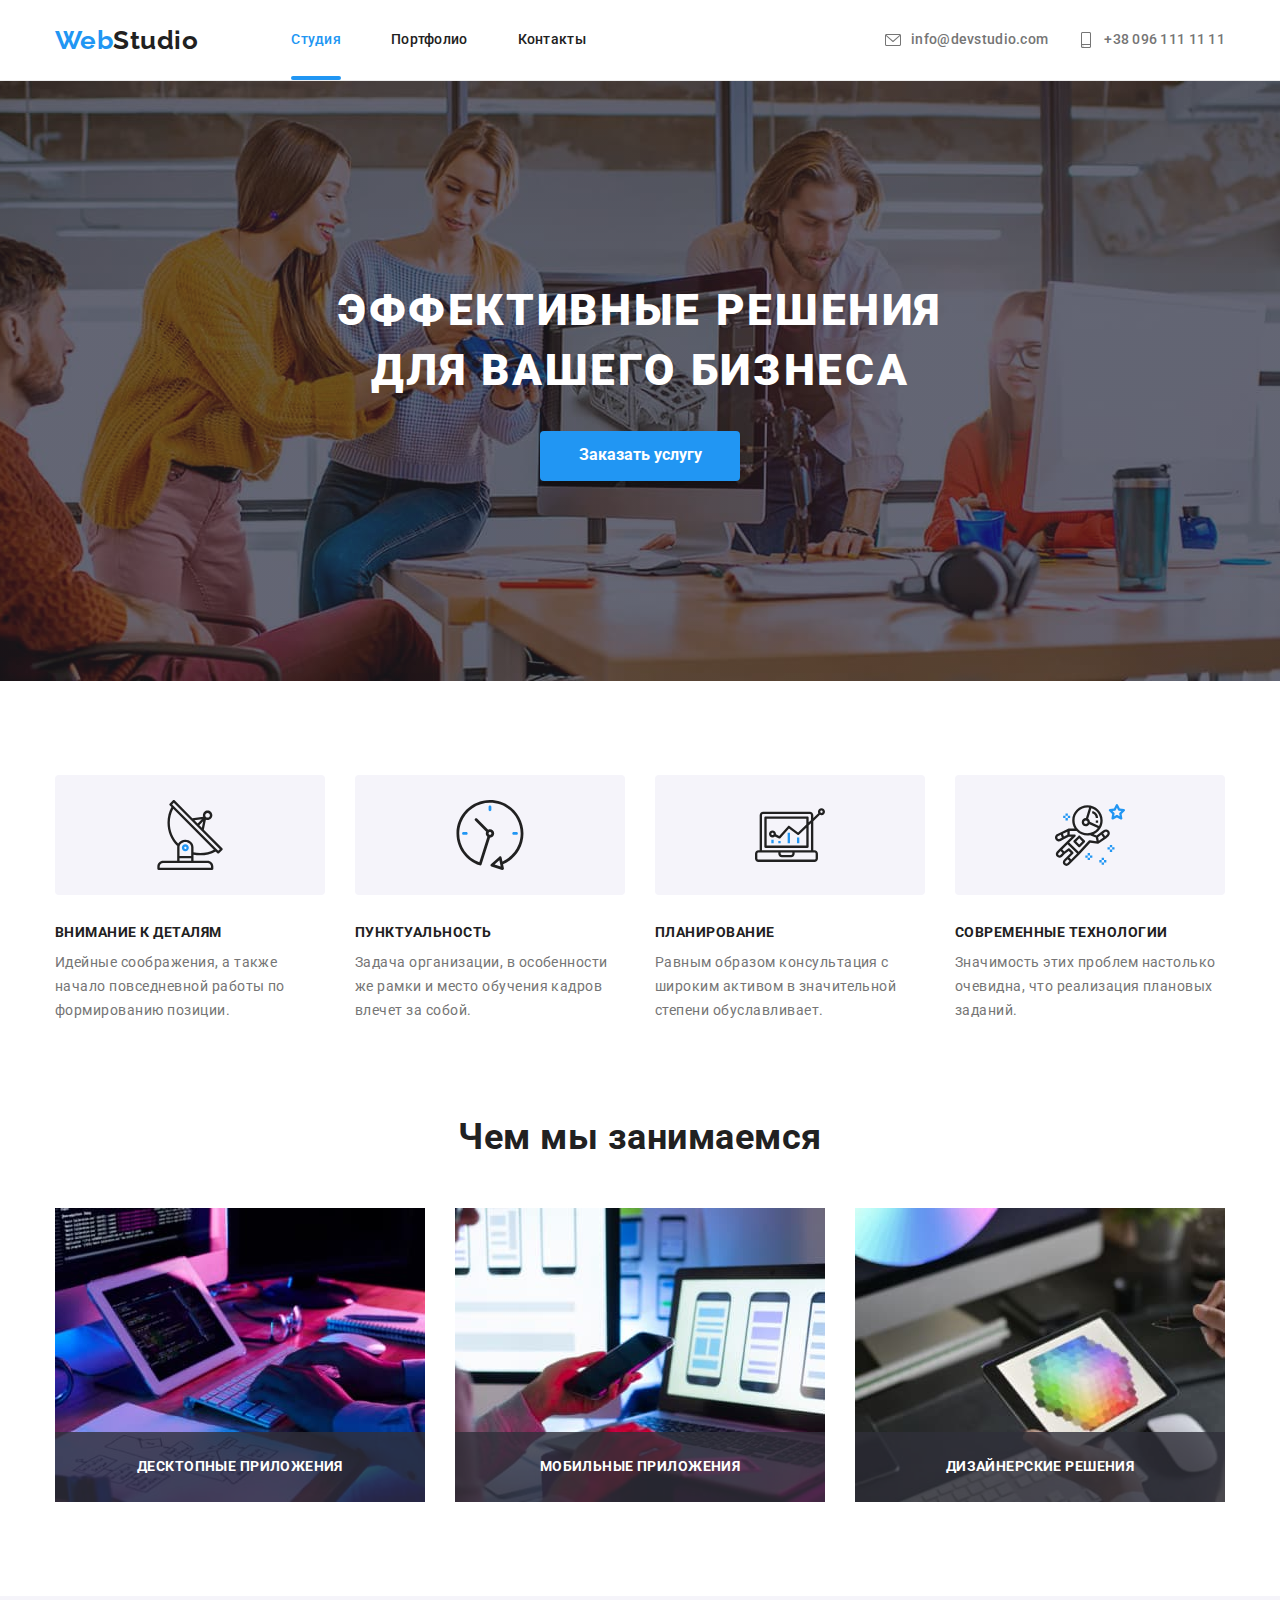
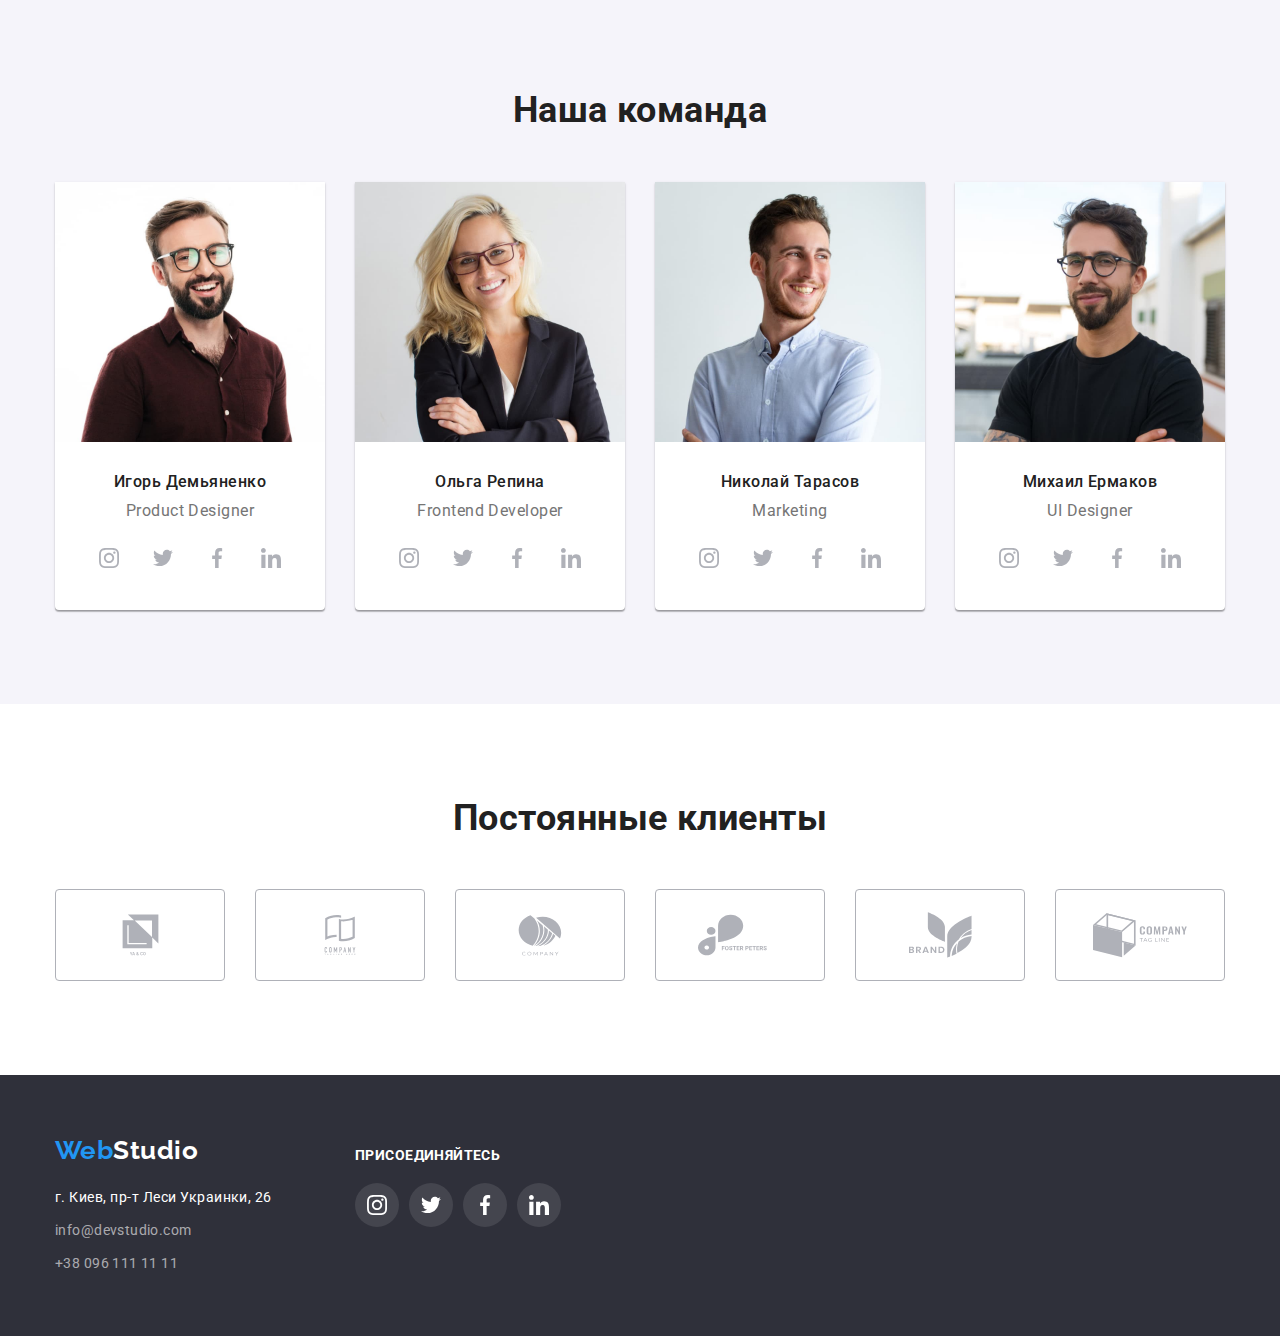
<file: index.html>
<!DOCTYPE html>
<html lang="ru">
  <head>
    <meta charset="UTF-8" />
    <meta http-equiv="X-UA-Compatible" content="IE=edge" />
    <meta name="viewport" content="width=device-width, initial-scale=1.0" />
    <title>Студия</title>
    <link
      href="https://fonts.googleapis.com/css2?family=Raleway:wght@700&family=Roboto:wght@400;500;700;900&display=swap"
      rel="stylesheet"
    />
    <link
      rel="stylesheet"
      href="https://cdnjs.cloudflare.com/ajax/libs/modern-normalize/1.0.0/modern-normalize.min.css"
    />
    <link rel="stylesheet" href="css/styles.css" />  
    
  </head>

  <body>
    <!-- Header -->
    <header class="page-header">
      <div class="container header">
        <a href="./index.html" class="logo-font"
          >Web<span class="logo-header-color">Studio</span></a
        >

        <nav>
          <ul class="navigation">
            <li><a href="./index.html" class="font-nav current">Студия</a></li>
            <li><a href="./portfolio.html" class="font-nav">Портфолио</a></li>
            <li><a href="./contacts.html" class="font-nav">Контакты</a></li>
          </ul>
        </nav>

        <ul class="contacts">
          <li>
            <a href="mailto:info@devstudio.com" class="font-contacts mail">
              <svg class="icon">
                <use href="./images/icons.svg#icon-cont-mail"></use>
              </svg>
              info@devstudio.com</a
            >
          </li>
          <li>
            <a href="tel:+380961111111" class="font-contacts phone">
              <svg class="icon">
                <use href="./images/icons.svg#icon-cont-phone"></use>
              </svg>
              +38 096 111 11 11</a
            >
          </li>
        </ul>
      </div>
    </header>

    <main>
      <!-- Hero -->
      <section class="hero">
        <h1 class="font-hero">
          ЭФФЕКТИВНЫЕ РЕШЕНИЯ<br />
          ДЛЯ ВАШЕГО БИЗНЕСА
        </h1>
        <button type="button" class="button button-order" data-modal-open>
          Заказать услугу
        </button>
      </section>

      <!-- Преимущества -->
      <section class="section">
        <div class="container">
          <h2 class="hidden-item">Наши преимущества</h2>
          <ul class="benefits">
            <li>
              <div class="item-thumb">
                <svg class="item">
                  <use href="./images/icons.svg#icon-feature1"></use>
                </svg>
              </div>
              <h3 class="font-fact-name">ВНИМАНИЕ К ДЕТАЛЯМ</h3>
              <p class="font-fact-descr">
                Идейные соображения, а также начало повседневной работы по
                формированию позиции.
              </p>
            </li>
            <li>
              <div class="item-thumb">
                <svg class="item">
                  <use href="./images/icons.svg#icon-feature2"></use>
                </svg>
              </div>
              <h3 class="font-fact-name">ПУНКТУАЛЬНОСТЬ</h3>
              <p class="font-fact-descr">
                Задача организации, в особенности же рамки и место обучения
                кадров влечет за собой.
              </p>
            </li>
            <li>
              <div class="item-thumb">
                <svg class="item">
                  <use href="./images/icons.svg#icon-feature3"></use>
                </svg>
              </div>
              <h3 class="font-fact-name">ПЛАНИРОВАНИЕ</h3>
              <p class="font-fact-descr">
                Равным образом консультация с широким активом в значительной
                степени обуславливает.
              </p>
            </li>
            <li>
              <div class="item-thumb">
                <svg class="item">
                  <use href="./images/icons.svg#icon-feature4"></use>
                </svg>
              </div>
              <h3 class="font-fact-name">СОВРЕМЕННЫЕ ТЕХНОЛОГИИ</h3>
              <p class="font-fact-descr">
                Значимость этих проблем настолько очевидна, что реализация
                плановых заданий.
              </p>
            </li>
          </ul>
        </div>
      </section>

      <!-- Чем мы занимаемся -->
      <section class="section what-we-do">
        <div class="container">
          <h2 class="section-title">Чем мы занимаемся</h2>
          <div class="whatwedo-images">
            <div class="whatwedo-thumb">
              <img src="./images/what1.jpg" alt="Чем мы занимаемся" width="370" />
              <p class="whatwedo-label">Десктопные приложения</p>
            </div>
            <div class="whatwedo-thumb">
              <img src="./images/what2.jpg" alt="Чем мы занимаемся" width="370" />
              <p class="whatwedo-label">Мобильные приложения</p>
            </div>
            <div class="whatwedo-thumb">
              <img src="./images/what3.jpg" alt="Чем мы занимаемся" width="370" />
              <p class="whatwedo-label">Дизайнерские решения</p>
            </div>
          </div>
        </div>
      </section>

      <!-- Наша команда -->
      <section class="section command">
        <div class="container">
          <h2 class="section-title">Наша команда</h2>
          <ul class="people">
            <li class="person">
              <img src="./images/com_demyanenko.jpg" alt="Игорь Демьяненко" width="270"/>
              <div class="person-descr">
                <h4 class="font-name">Игорь Демьяненко</h4>
                <p class="font-job">Product Designer</p>
                <ul class="joinus-social">
                  <li>
                    <a href="" class="social-link">
                      <svg class="icon" width="20" height="20">
                        <use href="./images/icons.svg#icon-instagram"></use>
                      </svg>
                    </a>
                  </li>
                  <li>
                    <a href="" class="social-link">
                      <svg class="icon" width="20" height="20">
                        <use href="./images/icons.svg#icon-twitter"></use>
                      </svg>
                    </a>
                  </li>
                  <li>
                    <a href="" class="social-link">
                      <svg class="icon" width="20" height="20">
                        <use href="./images/icons.svg#icon-facebook"></use>
                      </svg>
                    </a>
                  </li>
                  <li>
                    <a href="" class="social-link">
                      <svg class="icon" width="20" height="20">
                        <use href="./images/icons.svg#icon-linkedin"></use>
                      </svg>
                    </a>
                  </li>
                </ul>
              </div>
            </li>
            <li class="person">
              <img src="./images/com_repina.jpg" alt="Ольга Репина" width="270"/>
              <div class="person-descr">
                <h4 class="font-name">Ольга Репина</h4>
                <p class="font-job">Frontend Developer</p>
                <ul class="joinus-social">
                  <li>
                    <a href="" class="social-link">
                      <svg class="icon" width="20" height="20">
                        <use href="./images/icons.svg#icon-instagram"></use>
                      </svg>
                    </a>
                  </li>
                  <li>
                    <a href="" class="social-link">
                      <svg class="icon" width="20" height="20">
                        <use href="./images/icons.svg#icon-twitter"></use>
                      </svg>
                    </a>
                  </li>
                  <li>
                    <a href="" class="social-link">
                      <svg class="icon" width="20" height="20">
                        <use href="./images/icons.svg#icon-facebook"></use>
                      </svg>
                    </a>
                  </li>
                  <li>
                    <a href="" class="social-link">
                      <svg class="icon" width="20" height="20">
                        <use href="./images/icons.svg#icon-linkedin"></use>
                      </svg>
                    </a>
                  </li>
                </ul>
              </div>
            </li>
            <li class="person">
              <img src="./images/com_tarasov.jpg" alt="Николай Тарасов" width="270"/>
              <div class="person-descr">
                <h4 class="font-name">Николай Тарасов</h4>
                <p class="font-job">Marketing</p>
                <ul class="joinus-social">
                  <li>
                    <a href="" class="social-link">
                      <svg class="icon" width="20" height="20">
                        <use href="./images/icons.svg#icon-instagram"></use>
                      </svg>
                    </a>
                  </li>
                  <li>
                    <a href="" class="social-link">
                      <svg class="icon" width="20" height="20">
                        <use href="./images/icons.svg#icon-twitter"></use>
                      </svg>
                    </a>
                  </li>
                  <li>
                    <a href="" class="social-link">
                      <svg class="icon" width="20" height="20">
                        <use href="./images/icons.svg#icon-facebook"></use>
                      </svg>
                    </a>
                  </li>
                  <li>
                    <a href="" class="social-link">
                      <svg class="icon" width="20" height="20">
                        <use href="./images/icons.svg#icon-linkedin"></use>
                      </svg>
                    </a>
                  </li>
                </ul>
              </div>
            </li>
            <li class="person">
              <img src="./images/com_ermakov.jpg" alt="Михаил Ермаков" width="270"/>
              <div class="person-descr">
                <h4 class="font-name">Михаил Ермаков</h4>
                <p class="font-job">UI Designer</p>
                <ul class="joinus-social">
                  <li>
                    <a href="" class="social-link">
                      <svg class="icon" width="20" height="20">
                        <use href="./images/icons.svg#icon-instagram"></use>
                      </svg>
                    </a>
                  </li>
                  <li>
                    <a href="" class="social-link">
                      <svg class="icon" width="20" height="20">
                        <use href="./images/icons.svg#icon-twitter"></use>
                      </svg>
                    </a>
                  </li>
                  <li>
                    <a href="" class="social-link">
                      <svg class="icon" width="20" height="20">
                        <use href="./images/icons.svg#icon-facebook"></use>
                      </svg>
                    </a>
                  </li>
                  <li>
                    <a href="" class="social-link">
                      <svg class="icon" width="20" height="20">
                        <use href="./images/icons.svg#icon-linkedin"></use>
                      </svg>
                    </a>
                  </li>
                </ul>
              </div>
            </li>
          </ul>
        </div>
      </section>

      <!-- Постоянные клиенты -->
      <section class="section portfolio">
        <div class="container">
          <h2 class="section-title">Постоянные клиенты</h2>
          <ul class="clients-list">
            <li>
              <a href="" class="client">
                <svg class="icon" width="41">
                  <use href="./images/icons.svg#icon-client1"></use>
                </svg>
              </a>
            </li>
            <li>
              <a href="" class="client">
                <svg class="icon" width="40">
                  <use href="./images/icons.svg#icon-client2"></use>
                </svg>
              </a>
            </li>
            <li>
              <a href="" class="client">
                <svg class="icon" width="44">
                  <use href="./images/icons.svg#icon-client3"></use>
                </svg>
              </a>
            </li>
            <li>
              <a href="" class="client">
                <svg class="icon" width="85">
                  <use href="./images/icons.svg#icon-client4"></use>
                </svg>
              </a>
            </li>
            <li>
              <a href="" class="client">
                <svg class="icon" width="63">
                  <use href="./images/icons.svg#icon-client5"></use>
                </svg>
              </a>
            </li>
            <li>
              <a href="" class="client">
                <svg class="icon" width="94">
                  <use href="./images/icons.svg#icon-client6"></use>
                </svg>
              </a>
            </li>
          </ul>
        </div>
      </section>
    </main>

    <!-- Модальное окно - Заказать услугу -->
    <div class="backdrop is-hidden" data-modal>
      <div class="modal-order ">
        <button type="button" class="button-close" data-modal-close>
          <svg class="icon">
            <use href="./images/icons.svg#icon-modal-close"></use>
          </svg>  
        </button>
                
      </div>
    </div>

    <footer class="footer">
      <div class="container">
        <div class="footer-add">
          <a href="./index.html" class="logo-font"
            >Web<span class="logo-footer-color">Studio</span></a>
          <address class="address">
            <p>г. Киев, пр-т Леси Украинки, 26</p>

            <ul>
              <li>
                <a href="mailto:info@devstudio.com" class="footer-contacts"
                  >info@devstudio.com</a>
              </li>
              <li>
                <a href="tel:+380961111111" class="footer-contacts"
                  >+38 096 111 11 11</a>
              </li>
            </ul>
          </address>
        </div>

        <div class="footer-joinus">
          <p class="joinus">ПРИСОЕДИНЯЙТЕСЬ</p>
          <ul class="joinus-social">
            <li>
              <a href="" class="social-link" aria-label="Instagram">
                <svg class="icon" width="20" height="20">
                  <use href="./images/icons.svg#icon-instagram"></use>
                </svg>
              </a>
            </li>
            <li>
              <a href="" class="social-link" aria-label="Twitter">
                <svg class="icon" width="20" height="20">
                  <use href="./images/icons.svg#icon-twitter"></use>
                </svg>
              </a>
            </li>
            <li>
              <a href="" class="social-link" aria-label="Facebook">
                <svg class="icon" width="20" height="20">
                  <use href="./images/icons.svg#icon-facebook"></use>
                </svg>
              </a>
            </li>
            <li>
              <a href="" class="social-link">
                <svg class="icon" width="20" height="20" aria-label="LinkedIn">
                  <use href="./images/icons.svg#icon-linkedin"></use>
                </svg>
              </a>
            </li>
          </ul>
        </div>
      </div>
    </footer>

    <script src="./js/modal.js"></script>
  </body>
</html>
</file>
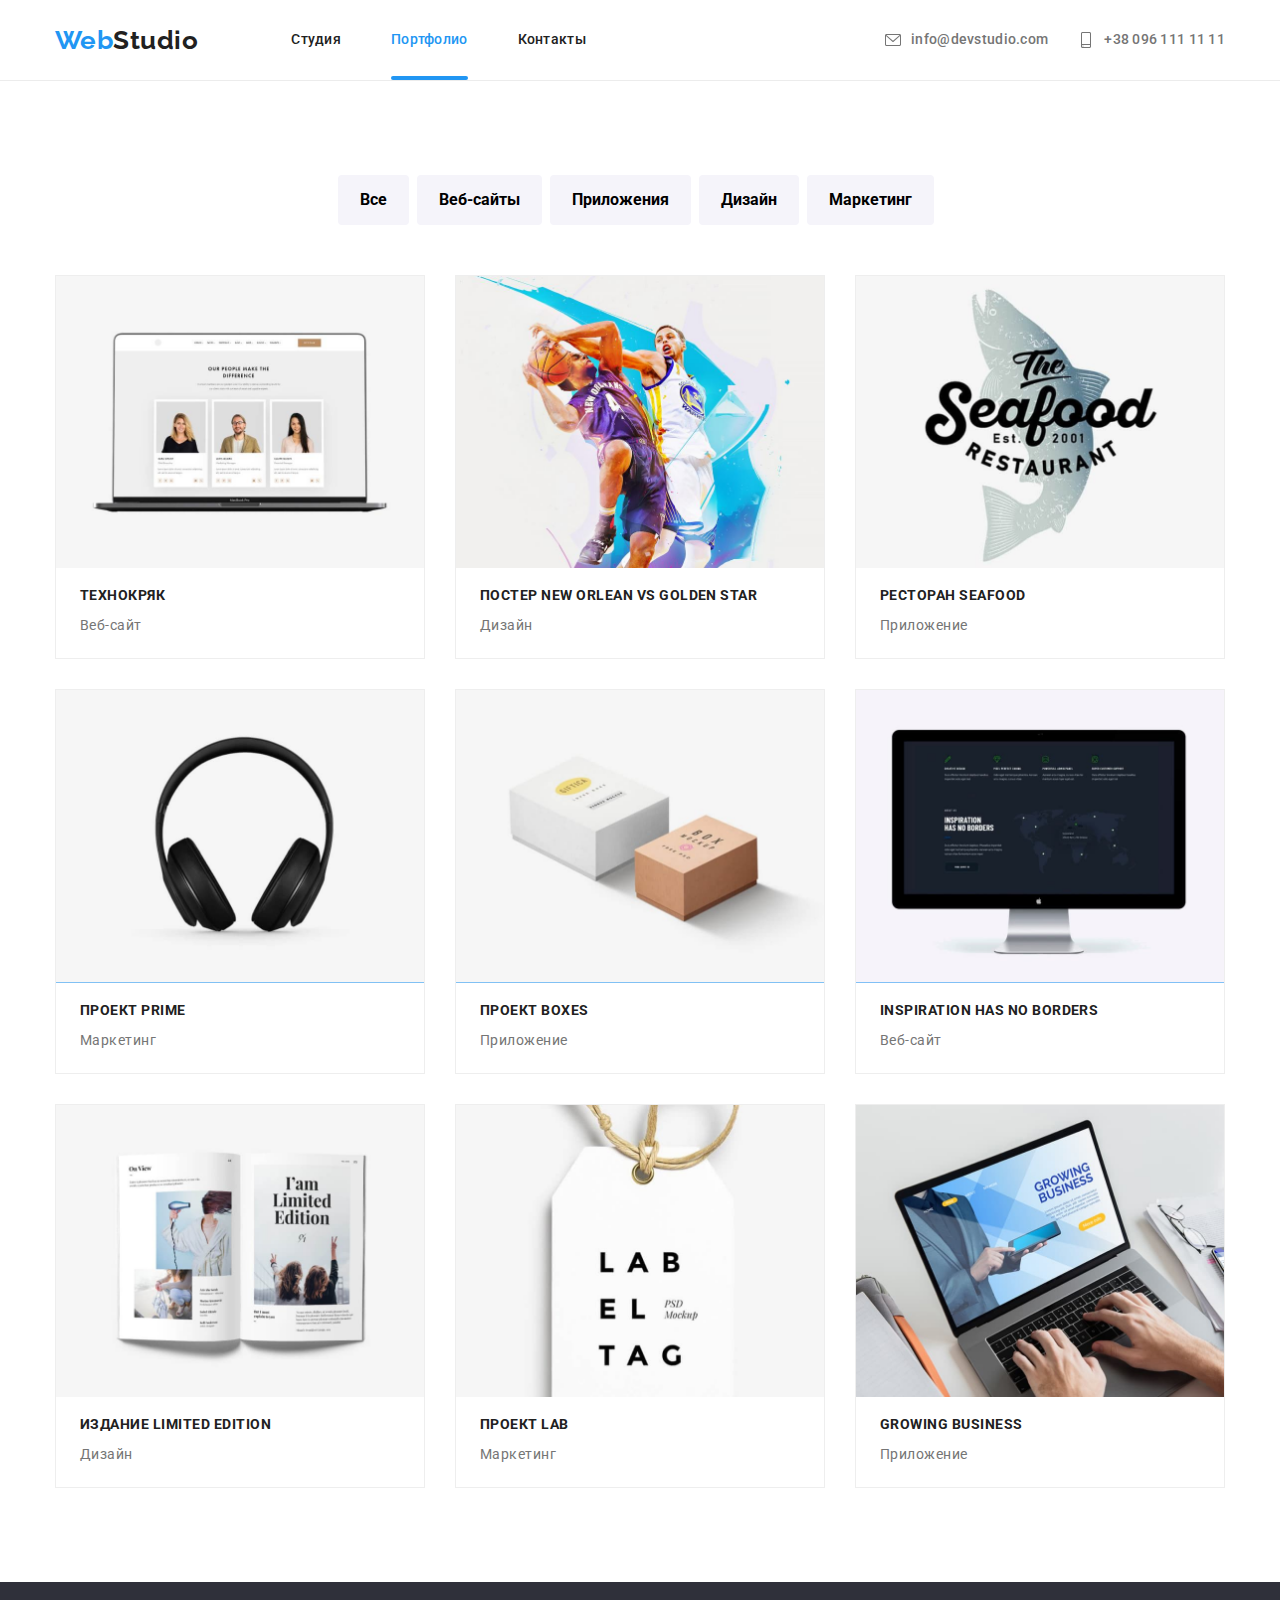
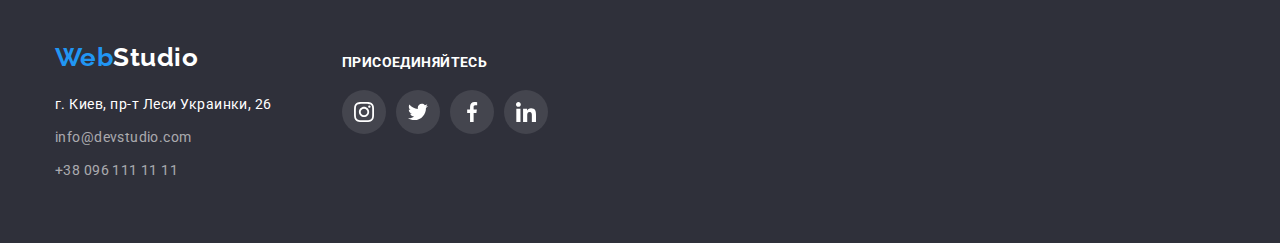
<file: portfolio.html>
﻿<!DOCTYPE html>
<html lang="ru">
<head>
    <meta charset="UTF-8">
    <meta http-equiv="X-UA-Compatible" content="IE=edge">
    <meta name="viewport" content="width=device-width, initial-scale=1.0">
    <title>Портфолио</title>
    <link href="https://fonts.googleapis.com/css2?family=Raleway:wght@700&family=Roboto:wght@400;500;700;900&display=swap"
        rel="stylesheet">
    <link rel="stylesheet" href="https://cdnjs.cloudflare.com/ajax/libs/modern-normalize/1.0.0/modern-normalize.min.css" />
    <link rel="stylesheet" href="css/styles.css" />
    
   
</head>

<body>
    <!-- Header -->
    <header class="page-header">
        <div class="container header">
            <a href="./index.html" class="logo-font">Web<span class="logo-header-color">Studio</span></a>
    
            <nav>
                <ul class="navigation">
                    <li><a href="./index.html" class="font-nav">Студия</a></li>
                    <li><a href="./portfolio.html" class="font-nav current">Портфолио</a></li>
                    <li><a href="./contacts.html" class="font-nav">Контакты</a></li>
                </ul>
            </nav>
    
            <ul class="contacts">
                <li><a href="mailto:info@devstudio.com" class="font-contacts mail">
                        <svg class="icon">
                            <use href="./images/icons.svg#icon-cont-mail"></use>
                        </svg>
                        info@devstudio.com</a></li>
                <li><a href="tel:+380961111111" class="font-contacts phone">
                        <svg class="icon">
                            <use href="./images/icons.svg#icon-cont-phone"></use>
                        </svg>
                        +38 096 111 11 11</a></li>
            </ul>
    
        </div>
    </header>


    <main>
        <!-- Портфолио -->
        <section class="section portfolio">
        <!--  <h2>Наши работы</h2> -->
        <!-- Фильтр отображения работ -->
        <div class="container control-panel">
            <button type="button" class="button button-filter">Все</button>
            <button type="button" class="button button-filter">Веб-сайты</button>
            <button type="button" class="button button-filter">Приложения</button>
            <button type="button" class="button button-filter">Дизайн</button>
            <button type="button" class="button button-filter">Маркетинг</button>
        </div>

        <!-- Список наших работ -->
        <div class="container">    
        <ul class="portfolio-products">
            <li class="product">
                <a href="">
                    <div class="product-thumb">
                        <img src="./images/project1.jpg" alt="Технокряк" width="370">
                        <div class="product-overlay">                            
                            <p>Lorem ipsum dolor sit amet consectetur, adipisicing elit. Aliquid quis cumque nostrum alias vel saepe corporis.
                                Doloribus tempora facere et?</p>
                        </div>
                    </div>
                    <div class="product-descr">
                        <h4 class="font-fact-name">Технокряк</h4>
                        <p class="font-fact-descr">Веб-сайт</p>
                    </div>
                </a>
            </li>

            <li class="product">
                <a href="">
                    <div class="product-thumb">
                        <img src="./images/project2.jpg" alt="Постер New Orlean vs Golden Star" width="370">
                        <div class="product-overlay">
                            <p>Lorem ipsum dolor sit amet consectetur, adipisicing elit. Aliquid quis cumque nostrum alias vel saepe corporis.
                                Doloribus tempora facere et?</p>
                        </div>
                    </div>
                    <div class="product-descr">
                        <h4 class="font-fact-name">Постер New Orlean vs Golden Star</h4>
                        <p class="font-fact-descr">Дизайн</p>
                    </div>
                </a>
            </li>

            <li class="product">
                <a href="">
                    <div class="product-thumb">
                        <img src="./images/project3.jpg" alt="Ресторан Seafood" width="370">
                        <div class="product-overlay">
                            <p>Lorem ipsum dolor sit amet consectetur, adipisicing elit. Aliquid quis cumque nostrum alias vel saepe corporis.
                                Doloribus tempora facere et?</p>
                        </div>
                    </div>
                    <div class="product-descr">
                        <h4 class="font-fact-name">Ресторан Seafood</h4>
                        <p class="font-fact-descr">Приложение</p>
                    </div>
                </a>
            </li>        
            <li class="product">
                <a href="">
                    <div class="product-thumb">
                        <img src="./images/project4.jpg" alt="Проект Prime" width="370">
                        <div class="product-overlay">
                            <p>Lorem ipsum dolor sit amet consectetur, adipisicing elit. Aliquid quis cumque nostrum alias vel saepe corporis.
                                Doloribus tempora facere et?</p>
                        </div>
                    </div>
                    <div class="product-descr">
                        <h4 class="font-fact-name">Проект Prime</h4>
                        <p class="font-fact-descr">Маркетинг</p>
                    </div>
                </a>
            </li>
            
            <li class="product">
                <a href="">
                    <div class="product-thumb">
                        <img src="./images/project5.jpg" alt="Проект Boxes" width="370">
                        <div class="product-overlay">
                            <p>Lorem ipsum dolor sit amet consectetur, adipisicing elit. Aliquid quis cumque nostrum alias vel saepe corporis.
                                Doloribus tempora facere et?</p>
                        </div>
                    </div>
                    <div class="product-descr">
                        <h4 class="font-fact-name">Проект Boxes</h4>
                        <p class="font-fact-descr">Приложение</p>
                    </div>
                </a>
            </li>
            
            <li class="product">
                <a href="">
                    <div class="product-thumb">  
                        <img src="./images/project6.jpg" alt="Inspiration has no Borders" width="370">
                        <div class="product-overlay">
                            <p>Lorem ipsum dolor sit amet consectetur, adipisicing elit. Aliquid quis cumque nostrum alias vel saepe corporis.
                                Doloribus tempora facere et?</p>
                        </div>
                    </div>
                    <div class="product-descr">
                        <h4 class="font-fact-name">Inspiration has no Borders</h4>
                        <p class="font-fact-descr">Веб-сайт</p>
                    </div>
                </a>
            </li>

            <li class="product">
                <a href="">
                    <div class="product-thumb">
                        <img src="./images/project7.jpg" alt="Издание Limited Edition" width="370">
                        <div class="product-overlay">
                            <p>Lorem ipsum dolor sit amet consectetur, adipisicing elit. Aliquid quis cumque nostrum alias vel saepe corporis.
                                Doloribus tempora facere et?</p>
                        </div>
                    </div>
                    <div class="product-descr">
                        <h4 class="font-fact-name">Издание Limited Edition</h4>
                        <p class="font-fact-descr">Дизайн</p>
                    </div>
                </a>
            </li>
            
            <li class="product">
                <a href="">
                    <div class="product-thumb">
                        <img src="./images/project8.jpg" alt="Проект LAB" width="370">
                        <div class="product-overlay">
                            <p>Lorem ipsum dolor sit amet consectetur, adipisicing elit. Aliquid quis cumque nostrum alias vel saepe corporis.
                                Doloribus tempora facere et?</p>
                        </div>
                    </div>
                    <div class="product-descr">
                        <h4 class="font-fact-name">Проект LAB</h4>
                        <p class="font-fact-descr">Маркетинг</p>
                    </div>
                </a>
            </li>
            
            <li class="product">
                <a href="">
                    <div class="product-thumb">
                        <img src="./images/project9.jpg" alt="Growing Business" width="370">
                        <div class="product-overlay">
                            <p>Lorem ipsum dolor sit amet consectetur, adipisicing elit. Aliquid quis cumque nostrum alias vel saepe corporis.
                                Doloribus tempora facere et?</p>
                        </div>
                    </div>
                    <div class="product-descr">
                        <h4 class="font-fact-name">Growing Business</h4>
                        <p class="font-fact-descr">Приложение</p>
                    </div>
                </a>
            </li>
        </ul>
        </div>

        </section>

    </main>

    <footer class="footer">
        <div class="container">
            <div class="footer1">
                <a href="./index.html" class="logo-font">Web<span class="logo-footer-color">Studio</span></a>
                <address class="address">
                    <p>г. Киев, пр-т Леси Украинки, 26</p>
    
                    <ul>
                        <li><a href="mailto:info@devstudio.com" class="footer-contacts">info@devstudio.com</a></li>
                        <li><a href="tel:+380961111111" class="footer-contacts">+38 096 111 11 11</a></li>
                    </ul>
    
                </address>
            </div>
    
            <div class="footer-joinus">
                <p class="joinus">ПРИСОЕДИНЯЙТЕСЬ</p>
                <ul class="joinus-social">
                    <li>
                        <a href="" class="social-link">
                            <svg class="icon" width="20" height="20">
                                <use href="./images/icons.svg#icon-instagram"></use>
                            </svg>
                        </a>
                    </li>
                    <li>
                        <a href="" class="social-link">
                            <svg class="icon" width="20" height="20">
                                <use href="./images/icons.svg#icon-twitter"></use>
                            </svg>
                        </a>
                    </li>
                    <li>
                        <a href="" class="social-link">
                            <svg class="icon" width="20" height="20">
                                <use href="./images/icons.svg#icon-facebook"></use>
                            </svg>
                        </a>
                    </li>
                    <li>
                        <a href="" class="social-link">
                            <svg class="icon" width="20" height="20">
                                <use href="./images/icons.svg#icon-linkedin"></use>
                            </svg>
                        </a>
                    </li>
    
                </ul>
            </div>
        </div>
    </footer>
    
</body>
</html>
</file>
<file: css/styles.css>
:root {
  --main-text-color: #212121;
  --blue-color: #2196f3;
  --grey-color: #757575;
  --accent-bcg-color: #2f303a;
  --duration: 250ms;
  --timing-function: cubic-bezier(0.4, 0, 0.2, 1);
}

html,
body {
  background-color: #ffffff;
  color: var(--main-text-color);
  font-family: Roboto, sans-serif;
  letter-spacing: 0.03em;
}

.logo-font {
  font-family: Raleway, sans-serif;
  font-weight: 700;
  font-size: 26px;
  line-height: 1.19;
  color: var(--blue-color);
  text-decoration: none;
}

.logo-header-color {
  color: var(--main-text-color);
}

.logo-footer-color {
  color: #ffffff;
}

h1,
h2,
h3,
h4,
h5,
h6,
p,
ul {
  margin: 0;
  padding: 0;
}

.hidden-item {
  position: absolute;
  width: 1px;
  height: 1px;
  margin: -1px;
  border: 0;
  padding: 0;
  clip: rect(0 0 0 0);
  overflow: hidden;
}

/* ---------------  HEADER  ----------------*/
.page-header {
  display: flex;
  align-items: center;
  border-bottom: 1px solid #ececec;
}

.container {
  width: 1200px;
  margin-left: auto;
  margin-right: auto;
  padding-left: 15px;
  padding-right: 15px;
  /* outline: 1px dashed red; */
}

.header {
  display: flex;
  align-items: center;
}

.navigation {
  display: flex;
  list-style: none;
}

.navigation li:not(:first-child) {
  margin-left: 50px;
  /* outline: 1px dashed green; */
}

.navigation li:first-child {
  margin-left: 93px;
  /* outline: 1px dashed green; */
}

.font-nav {
  position: relative;
  display: block;
  padding-top: 32px;
  padding-bottom: 32px;
  text-decoration: none;
  font-weight: 500;
  font-size: 14px;
  line-height: 1.14;
  letter-spacing: 0.02em;
  color: var(--main-text-color);
  /* outline: 1px dashed green; */

  transition: color var(--duration) var(--timing-function);
}

.font-nav:hover,
.font-nav:focus {
  color: var(--blue-color);
}

.font-nav.current {
  color: var(--blue-color);
}

.font-nav.current::after {
  position: absolute;
  bottom: 0;
  left: 0;
  content: "";
  width: 100%;
  height: 4px;
  border-radius: 2px;
  background-color: var(--blue-color);
  display: inline-block;
}

.font-contacts {
  display: flex;
  padding-top: 32px;
  padding-bottom: 32px;
  text-decoration: none;
  font-weight: 500;
  font-size: 14px;
  line-height: 1.14;
  letter-spacing: 0.02em;
  color: var(--grey-color);

  transition: color var(--duration) var(--timing-function);
}

.font-contacts:hover,
.font-contacts:focus {
  color: var(--blue-color);
}

.contacts {
  display: flex;
  list-style: none;
  margin-left: auto;
  /* outline: 1px dashed green; */
}

.contacts li:not(:first-child) {
  margin-left: 30px;
  /* outline: 1px dotted green; */
}

.font-contacts .icon {
  width: 16px;
  height: 16px;
  margin-right: 10px;
}

.icon {
  fill: currentColor;
}

/* ----------------  HERO  -----------------*/

.hero {
  padding-top: 200px;
  text-align: center;

  max-width: 1600px;
  height: 600px;
  margin-left: auto;
  margin-right: auto;
  background-color: var(--accent-bcg-color);
  background-image: linear-gradient(
      to top,
      rgba(47, 48, 58, 0.4),
      rgba(47, 48, 58, 0.4)
    ),
    url("../images/hero-bcg.jpg");
  background-repeat: no-repeat;
  background-position: center;
}

.font-hero {
  font-weight: 900;
  font-size: 44px;
  line-height: 1.36;
  text-align: center;
  letter-spacing: 0.06em;
  color: #ffffff;
}

.button {
  height: 50px;
  border-radius: 4px;
  font-family: inherit;
  font-weight: 700;
  font-size: 16px;
  cursor: pointer;
  border: none;
}

.button-order {
  width: 200px;
  margin-top: 30px;
  background: var(--blue-color);
  color: #ffffff;
  margin-left: auto;
  margin-right: auto;
  box-shadow: 0px 4px 4px rgba(0, 0, 0, 0.15);
}

.button-order:hover {
  box-shadow: 0px 4px 4px rgba(0, 0, 0, 0.9);
}

/* ----------- ОКНО ЗАКАЗАТЬ УСЛУГУ ---------- */
.backdrop {
  position: fixed;
  top: 0;
  left: 0;
  width: 100%;
  height: 100%;
  background: rgba(0, 0, 0, 0.2);

  transition: opacity 500ms var(--timing-function);
}

.modal-order {
  position: absolute;
  top: 50%;
  left: 50%;
  transform: translate(-50%, -50%) scale(1);
  width: 528px;
  height: 581px;
  background-color: #ffffff;
  box-shadow: 0px 1px 3px rgba(0, 0, 0, 0.12), 0px 1px 1px rgba(0, 0, 0, 0.14),
    0px 2px 1px rgba(0, 0, 0, 0.2);
  border-radius: 4px;

  transition: transform 500ms var(--timing-function);
}

.backdrop.is-hidden {
  opacity: 0;
  pointer-events: none;
}

.backdrop.is-hidden .modal-order {
  transform: translate(-50%, -50%) scale(0.8);
}

.button-close {
  position: absolute;
  top: 8px;
  right: 8px;
  width: 30px;
  height: 30px;
  border-radius: 50%;
  color: #000;
  background: #ffffff;
  border: 1px solid rgba(0, 0, 0, 0.1);
  cursor: pointer;
}

.button-close .icon {
  width: 11px;
  height: 11px;
}

/* ------------  ПРЕИМУЩЕСТВА  -------------*/
.section {
  padding-top: 94px;
  /* outline: 1px dashed blue; */
}

.benefits {
  display: flex;
  list-style: none;
  margin-left: -30px;
}

.benefits li {
  flex-basis: calc(100% / 4 - 30px);
  margin-left: 30px;
  /* outline: 1px dashed green; */
}

.benefits .item-thumb {
  display: flex;
  justify-content: center;
  align-items: center;
  width: 270px;
  height: 120px;
  margin-bottom: 30px;
  background: #f5f4fa;
  border-radius: 4px;
}

.benefits .item {
  width: 70px;
  height: 70px;
}

.font-fact-name {
  font-size: 14px;
  line-height: 1.14;
  text-align: left;
  text-transform: uppercase;
}

.font-fact-descr {
  font-size: 14px;
  line-height: 1.71;
  text-align: left;
  color: var(--grey-color);
  margin-top: 10px;
}

/* ----------  ЧЕМ МЫ ЗАНИМАЕМСЯ  -----------*/

.what-we-do {
  padding-bottom: 94px;
}

.section-title {
  font-size: 36px;
  text-align: center;
}

.whatwedo-images {
  display: flex;
  justify-content: space-between;
  margin-top: 50px;
  /* outline: 1px dashed green; */
}

.whatwedo-thumb {
  position: relative;
  /* outline: 1px dashed red; */
}

.whatwedo-label {
  position: absolute;
  bottom: 0;
  padding-top: 27px;
  padding-bottom: 27px;
  width: 100%;
  font-weight: 700;
  font-size: 14px;
  line-height: 1.14;
  text-align: center;
  letter-spacing: 0.03em;
  text-transform: uppercase;
  color: #ffffff;
  background: rgba(47, 48, 58, 0.8);
  /* outline: 2px dashed blue; */
}
/* -------------  НАША КОМАНДА  -------------*/
.command {
  background: #f5f4fa;
  padding-bottom: 94px;
}

.people {
  display: flex;
  justify-content: center;
  list-style: none;
  margin-top: 50px;
  /* outline: 1px dashed green; */
}

.person {
  background: #ffffff;
  flex-basis: calc (100% / 4 - 30px);
  margin-left: 30px;
  box-shadow: 0px 1px 3px rgba(0, 0, 0, 0.12), 0px 1px 1px rgba(0, 0, 0, 0.14),
    0px 2px 1px rgba(0, 0, 0, 0.2);
  border-radius: 0px 0px 4px 4px;
}

.person:first-child {
  margin-left: 0;
}

.person-descr {
  padding: 30px 0;
}

.font-name {
  font-weight: 500;
  font-size: 16px;
  text-align: center;
  line-height: 1.19;
}

.font-job {
  font-size: 16px;
  text-align: center;
  line-height: 1.19;
  color: var(--grey-color);
  margin-top: 10px;
}

.person .joinus-social {
  width: 206px;
  margin-top: 16px;
  margin-left: auto;
  margin-right: auto;
}

.person .social-link {
  display: flex;
  justify-content: center;
  align-items: center;
  width: 44px;
  height: 44px;
  border-radius: 50%;
  background: rgba(255, 255, 255, 0.1);
  /* outline: 1px dashed green; */
  color: #afb1b8;
  transition: color var(--duration) var(--timing-function),
    background-color var(--duration) var(--timing-function);
}

.person .social-link:hover,
.person .social-link:focus {
  color: #ffffff;
  background-color: var(--blue-color);
}

/* -------- Постоянные клиенты ------------ */
.clients-list {
  display: flex;
  justify-content: space-between;
  list-style: none;
  margin-top: 50px;
  /* outline: 1px dashed green; */
}

.client {
  display: flex;
  justify-content: center;
  align-items: center;
  width: 170px;
  height: 92px;
  border: 1px solid #afb1b8;
  border-radius: 4px;
  color: #afb1b8;

  transition: color var(--duration) var(--timing-function),
    border-color var(--duration) var(--timing-function);
}

.client:hover,
.client:focus {
  color: var(--blue-color);
  border-color: var(--blue-color);
}

/* --------------  FOOTER  --------------- */
.footer {
  padding: 60px 0;
  background: var(--accent-bcg-color);
}

.footer > .container {
  display: flex;
}

.footer-add {
  width: 230px;
  /* outline: 1px dashed red; */
}

.address {
  padding-top: 20px;
  font-style: normal;
  font-size: 14px;
  line-height: 1.71;
  color: #ffffff;
  /* outline: 1px dashed green; */
}

.footer-contacts {
  display: block;
  padding-top: 9px;
  text-decoration: none;
  font-size: 14px;
  line-height: 1.71;
  letter-spacing: 0.03em;
  color: rgba(255, 255, 255, 0.6);
  /* outline: 1px dashed green; */

  transition: color var(--duration) var(--timing-function);
}

.footer-contacts:hover,
.footer-contacts:focus {
  color: var(--blue-color);
}

.address ul {
  list-style: none;
}

.footer-joinus {
  width: 206px;
  margin-left: 70px;
  margin-top: 12px;
  /* outline: 1px dashed red; */
}

.joinus {
  font-weight: 700;
  font-size: 14px;
  line-height: 16px;
  letter-spacing: 0.03em;
  text-transform: uppercase;
  color: #ffffff;
  margin-bottom: 20px;
}

.joinus-social {
  display: flex;
  list-style: none;
  justify-content: space-between;
  /* outline: 2px dashed green; */
}

.footer-joinus .social-link {
  display: flex;
  justify-content: center;
  align-items: center;
  width: 44px;
  height: 44px;
  border-radius: 50%;
  color: #ffffff;
  background: rgba(255, 255, 255, 0.1);
  /* outline: 1px dashed green; */

  transition: background-color var(--duration) var(--timing-function);
}

.footer-joinus .social-link:hover,
.footer-joinus .social-link:focus {
  background: var(--blue-color);
}

/* -------------- PORTFOLI0  -------------- */
.portfolio {
  padding-bottom: 94px;
}

.control-panel {
  display: flex;
  justify-content: center;
  padding-bottom: 50px;
}

.button-filter {
  margin-right: 8px;
  padding: 0 22px;
  background: #f5f4fa;

  transition: background-color var(--duration) var(--timing-function),
    color var(--duration) var(--timing-function);
}

.button-filter:hover,
.button-filter:focus {
  background: var(--blue-color);
  color: #ffffff;
  box-shadow: 0px 3px 1px rgba(0, 0, 0, 0.1), 0px 1px 2px rgba(0, 0, 0, 0.08),
    0px 2px 2px rgba(0, 0, 0, 0.12);
}

.portfolio-products {
  display: flex;
  flex-wrap: wrap;
  margin-left: -30px;
  margin-bottom: -30px;
  list-style: none;
  /* outline: 1px dashed orangered; */
}

.product {
  border: 1px solid #eeeeee;
  width: calc(100% / 3 - 30px);
  margin-left: 30px;
  margin-bottom: 30px;
  /* outline: 1px dashed green; */
}

.product-thumb {
  position: relative;
  overflow: hidden;
  /* outline: 1px dashed red; */
}

.product a {
  display: block;
  text-decoration: none;
  color: var(--main-text-color);
}

.product a:hover,
.product a:focus {
  box-shadow: 0px 1px 1px rgba(0, 0, 0, 0.12), 0px 4px 4px rgba(0, 0, 0, 0.06),
    1px 4px 6px rgba(0, 0, 0, 0.16);
}

.product-overlay {
  position: absolute;
  top: 0;
  left: 0;
  padding: 63px 24px;
  width: 100%;
  height: 100%;
  background: rgba(33, 150, 243, 0.9);
  color: #ffffff;
  font-size: 18px;
  line-height: 1.56;
  letter-spacing: 00.03em;

  overflow: hidden;

  transform: translatey(100%);
  transition: transform var(--duration) var(--timing-function);
}

.product a:hover .product-overlay {
  transform: translateY(0);
}

/* .product-overlay p {
  outline: 1px dashed green;
} */

.product img,
.customers img,
.person img,
.whatwedo-images img {
  display: block;
  max-width: 100%;
}

.product-descr {
  padding: 20px 24px;
}
</file>
